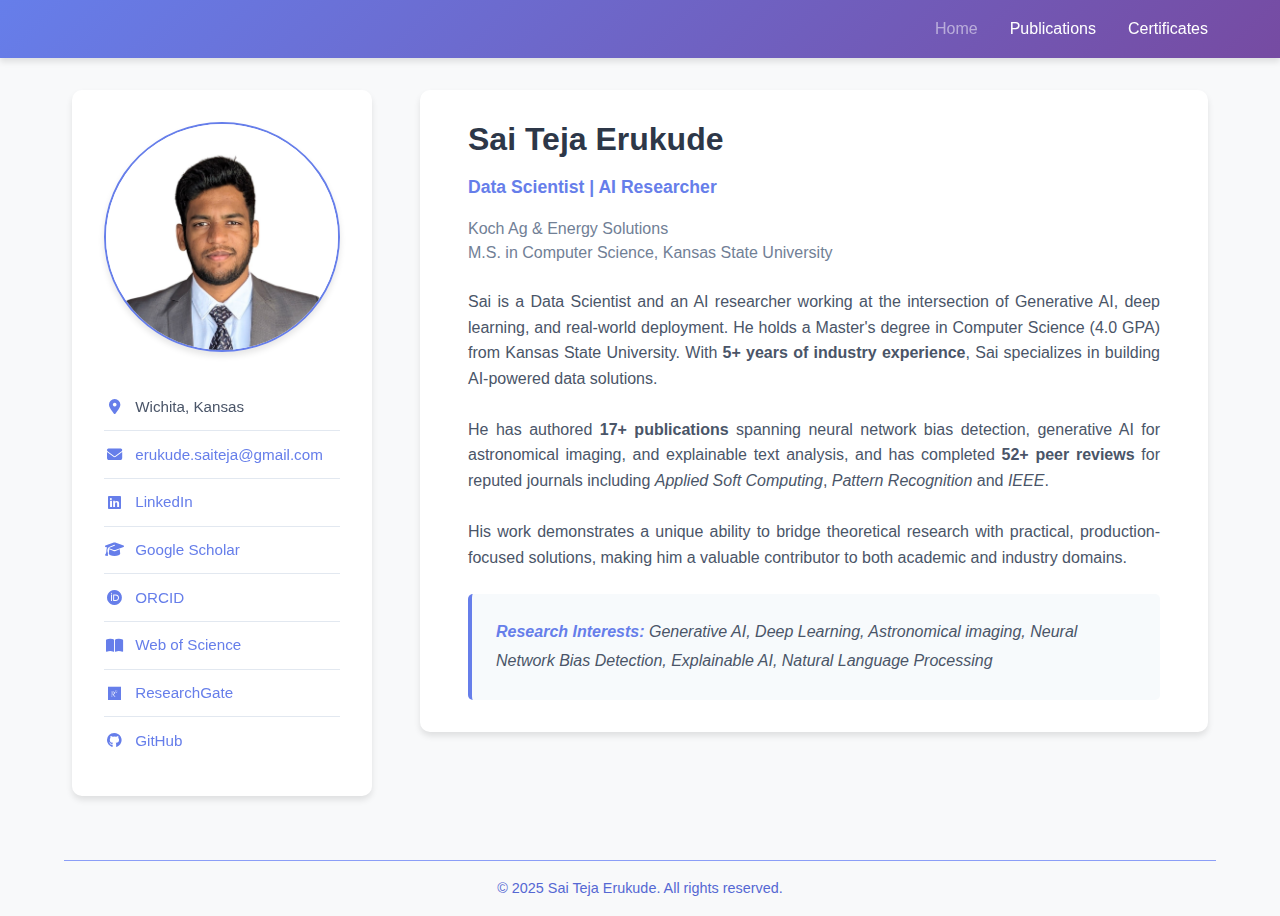
<file: index.html>
<!DOCTYPE html>
<html lang="en">

<head>
    <meta charset="UTF-8">
    <meta name="viewport" content="width=device-width, initial-scale=1.0">
    <title>Sai Teja Erukude - Home</title>
    <link rel="stylesheet" href="https://cdnjs.cloudflare.com/ajax/libs/font-awesome/6.4.0/css/all.min.css">
    <link rel="stylesheet" href="styles.css">
</head>

<body>
    <header>
        <nav>
            <a href="index.html" class="logo"></a>
            <ul class="nav-links">
                <li><a href="index.html" class="active">Home</a></li>
                <li><a href="publications.html">Publications</a></li>
                <li><a href="certificates.html">Certificates</a></li>
            </ul>
        </nav>
    </header>

    <main class="container">
        <div class="hero">
            <div class="profile-sidebar">
                <img src="images/me.jpg" alt="Sai Teja Erukude" class="profile-photo">
                <ul class="profile-details">
                    <li><i class="fas fa-map-marker-alt"></i> Wichita, Kansas</li>
                    <li><i class="fas fa-envelope"></i> <a
                            href="mailto:erukude.saiteja@gmail.com">erukude.saiteja@gmail.com</a></li>
                    <li><i class="fab fa-linkedin"></i> <a href="https://www.linkedin.com/in/sai-teja-erukude/"
                            target="_blank">LinkedIn</a></li>
                    <li><i class="fas fa-graduation-cap"></i> <a
                            href="https://scholar.google.com/citations?user=j9Iggx8AAAAJ&hl=en&oi=ao"
                            target="_blank">Google Scholar</a></li>
                    <li><i class="fab fa-orcid"></i> <a href="https://orcid.org/0009-0003-0375-9813"
                            target="_blank">ORCID</a></li>
                    <li><i class="fa-solid fa-book-open"></i> <a
                            href="https://www.webofscience.com/wos/author/record/LUY-8596-2024" target="_blank">Web of
                            Science</a></li>
                    <li><i class="fab fa-researchgate"></i> <a
                            href="https://www.researchgate.net/profile/Sai-Teja-Erukude"
                            target="_blank">ResearchGate</a></li>
                    <li><i class="fab fa-github"></i> <a href="https://github.com/saiteja-erukude"
                            target="_blank">GitHub</a></li>

                </ul>
            </div>
            <div class="profile-main">
                <h1 class="highlight-name">Sai Teja Erukude</h1>
                <p class="position-title">Data Scientist | AI Researcher</p>
                <p class="institution">
                    Koch Ag & Energy Solutions
                    <br>
                    M.S. in Computer Science, Kansas State University
                </p>
                <p class="bio">
                    Sai is a Data Scientist and an AI researcher working at the
                    intersection of Generative AI, deep learning, and real-world deployment. He holds a
                    Master's degree in Computer Science (4.0 GPA) from Kansas State University. With <b>5+ years of
                        industry experience</b>, Sai specializes in building AI-powered data solutions.
                    <br>
                    <br>

                    He has authored <b>17+ publications</b> spanning neural network bias detection, generative AI for
                    astronomical imaging, and explainable text analysis, and has completed <b>52+ peer reviews</b> for
                    reputed journals including <i>Applied Soft Computing</i>, <i>Pattern Recognition</i> and
                    <i>IEEE</i>.
                    <br>
                    <br>

                    His work demonstrates a unique ability to bridge theoretical research with practical,
                    production-focused solutions, making him a valuable contributor to both academic and industry
                    domains.
                </p>
                <p class="interests">
                    <strong>Research Interests:</strong> Generative AI, Deep Learning, Astronomical imaging, Neural
                    Network Bias Detection, Explainable AI, Natural Language Processing
                </p>
            </div>
        </div>
    </main>

    <footer>
        <p>&copy; 2025 Sai Teja Erukude. All rights reserved.</p>
    </footer>
</body>

</html>
</file>
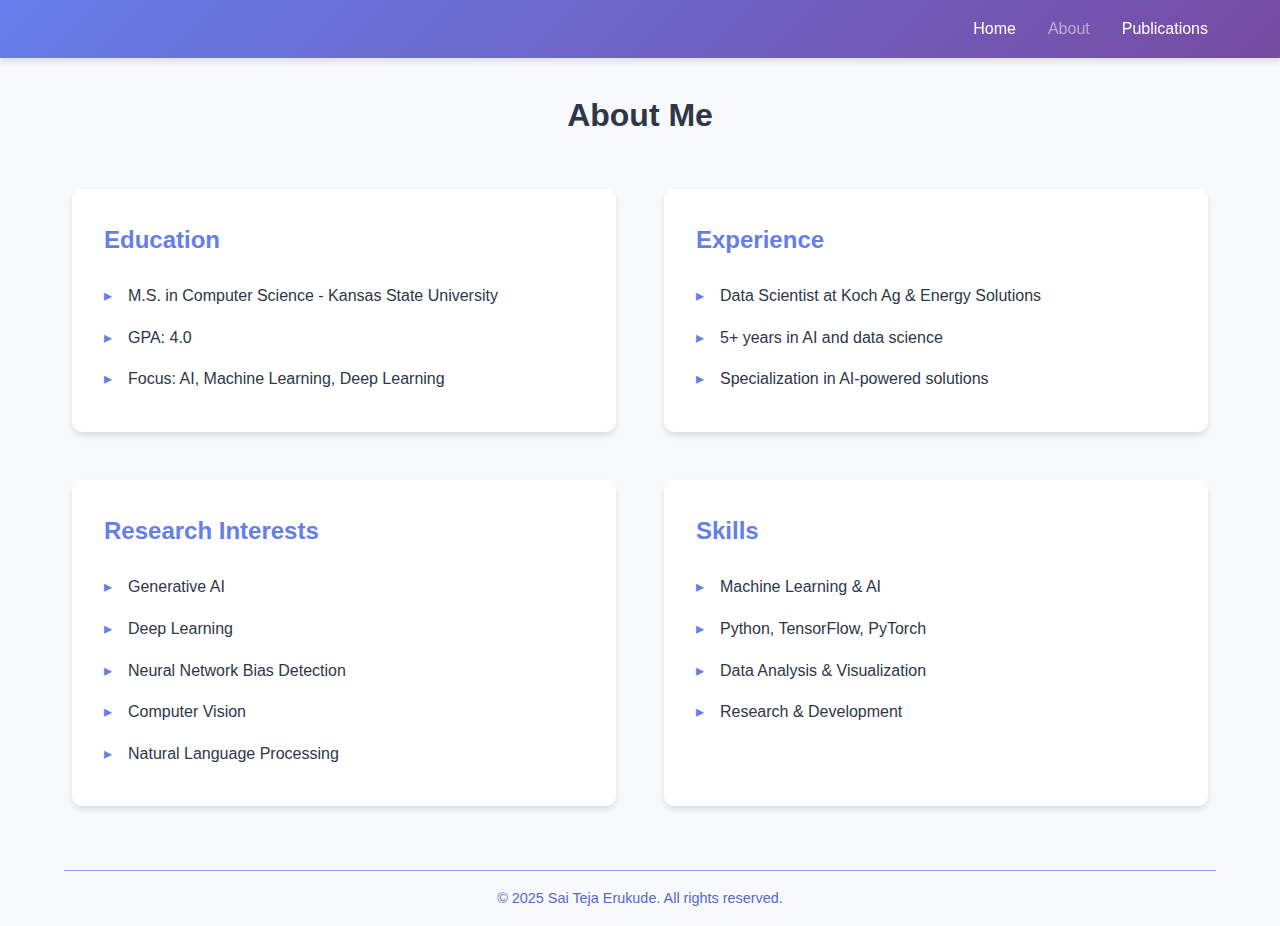
<file: about.html>
<!DOCTYPE html>
<html lang="en">

<head>
    <meta charset="UTF-8">
    <meta name="viewport" content="width=device-width, initial-scale=1.0">
    <title>Sai Teja Erukude - About</title>
    <link rel="stylesheet" href="https://cdnjs.cloudflare.com/ajax/libs/font-awesome/6.4.0/css/all.min.css">
    <link rel="stylesheet" href="styles.css">
</head>

<body>
    <header>
        <nav>
            <a href="index.html" class="logo"></a>
            <ul class="nav-links">
                <li><a href="index.html">Home</a></li>
                <li><a href="about.html" class="active">About</a></li>
                <li><a href="publications.html">Publications</a></li>
            </ul>
        </nav>
    </header>

    <main class="container">
        <h2 class="section-title">About Me</h2>
        <div class="about-grid">
            <div class="about-card">
                <h3>Education</h3>
                <ul>
                    <li>M.S. in Computer Science - Kansas State University</li>
                    <li>GPA: 4.0</li>
                    <li>Focus: AI, Machine Learning, Deep Learning</li>
                </ul>
            </div>
            <div class="about-card">
                <h3>Experience</h3>
                <ul>
                    <li>Data Scientist at Koch Ag & Energy Solutions</li>
                    <li>5+ years in AI and data science</li>
                    <li>Specialization in AI-powered solutions</li>
                </ul>
            </div>
            <div class="about-card">
                <h3>Research Interests</h3>
                <ul>
                    <li>Generative AI</li>
                    <li>Deep Learning</li>
                    <li>Neural Network Bias Detection</li>
                    <li>Computer Vision</li>
                    <li>Natural Language Processing</li>
                </ul>
            </div>
            <div class="about-card">
                <h3>Skills</h3>
                <ul>
                    <li>Machine Learning & AI</li>
                    <li>Python, TensorFlow, PyTorch</li>
                    <li>Data Analysis & Visualization</li>
                    <li>Research & Development</li>
                </ul>
            </div>
        </div>
    </main>

    <footer>
        <p>&copy; 2025 Sai Teja Erukude. All rights reserved.</p>
    </footer>
</body>

</html>
</file>
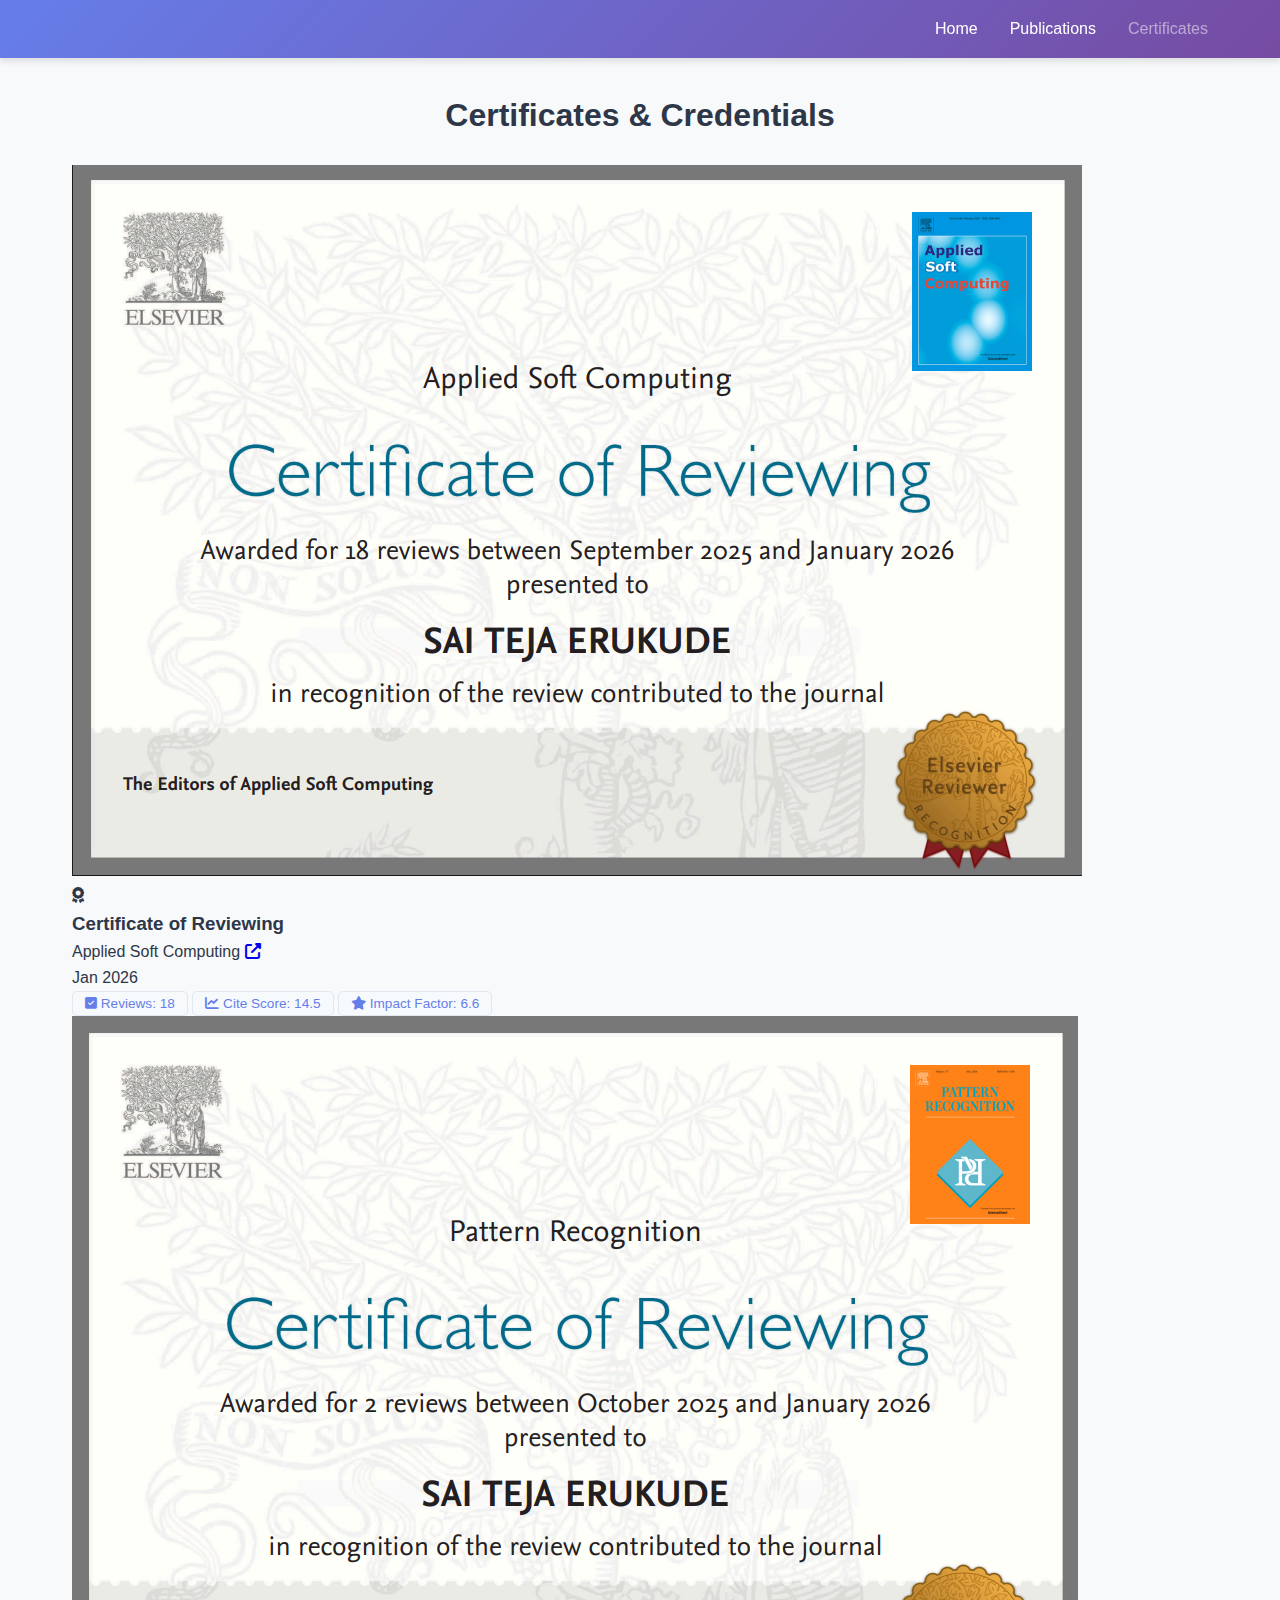
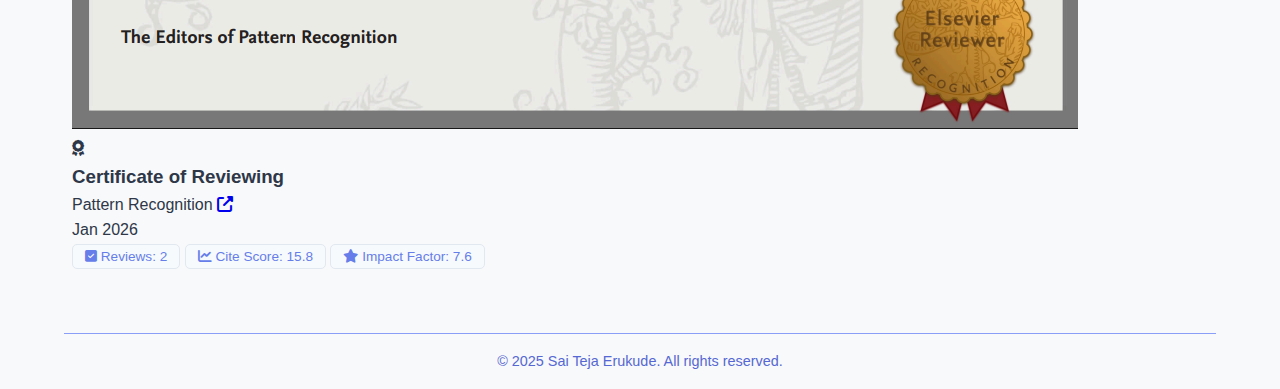
<file: certificates.html>
<!DOCTYPE html>
<html lang="en">

<head>
    <meta charset="UTF-8">
    <meta name="viewport" content="width=device-width, initial-scale=1.0">
    <title>Sai Teja Erukude - Certificates</title>
    <link rel="stylesheet" href="https://cdnjs.cloudflare.com/ajax/libs/font-awesome/6.4.0/css/all.min.css">
    <link rel="stylesheet" href="styles.css">
</head>

<body>
    <header>
        <nav>
            <a href="index.html" class="logo"></a>
            <ul class="nav-links">
                <li><a href="index.html">Home</a></li>
                <li><a href="publications.html">Publications</a></li>
                <li><a href="certificates.html" class="active">Certificates</a></li>
            </ul>
        </nav>
    </header>

    <main class="container">
        <h3 class="section-title">Certificates & Credentials</h3>

        <div class="certificates-grid">


            <div class="certificate-card">
                <img src="images/certificates/ASOC_Reviewer.png" alt="ASOC Reviewer Certificate"
                    class="certificate-image">
                <div class="certificate-content">
                    <div class="certificate-header">
                        <i class="fas fa-award certificate-icon"></i>
                        <div class="certificate-meta">
                            <h3>Certificate of Reviewing</h3>
                            <span class="certificate-issuer">Applied Soft Computing</span>
                            <a href="https://www.sciencedirect.com/journal/applied-soft-computing/" target="_blank"
                                class="certificate-issuer-link">
                                <i class="fas fa-external-link-alt"></i>
                            </a>
                        </div>
                        <span class="issue-year">Jan 2026</span>
                    </div>

                    <div class="certificate-tags">
                        <span class="tag"><i class="fas fa-square-check"></i> Reviews: 18</span>
                        <span class="tag"><i class="fas fa-chart-line"></i> Cite Score: 14.5</span>
                        <span class="tag"><i class="fas fa-star"></i> Impact Factor: 6.6</span>
                    </div>
                </div>
            </div>


            <div class="certificate-card">
                <img src="images/certificates/PR_Reviewer.png" alt="PR Reviewer Certificate" class="certificate-image">
                <div class="certificate-content">
                    <div class="certificate-header">
                        <i class="fas fa-award certificate-icon"></i>
                        <div class="certificate-meta">
                            <h3>Certificate of Reviewing</h3>
                            <span class="certificate-issuer">Pattern Recognition</span>
                            <a href="https://www.sciencedirect.com/journal/pattern-recognition" target="_blank"
                                class="certificate-issuer-link">
                                <i class="fas fa-external-link-alt"></i>
                            </a>
                        </div>
                        <span class="issue-year">Jan 2026</span>
                    </div>
                    <div class="certificate-tags">
                        <span class="tag"><i class="fas fa-square-check"></i> Reviews: 2</span>
                        <span class="tag"><i class="fas fa-chart-line"></i> Cite Score: 15.8</span>
                        <span class="tag"><i class="fas fa-star"></i> Impact Factor: 7.6</span>
                    </div>
                </div>
            </div>


        </div>
    </main>

    <footer>
        <p>&copy; 2025 Sai Teja Erukude. All rights reserved.</p>
    </footer>
</body>

</html>
</file>
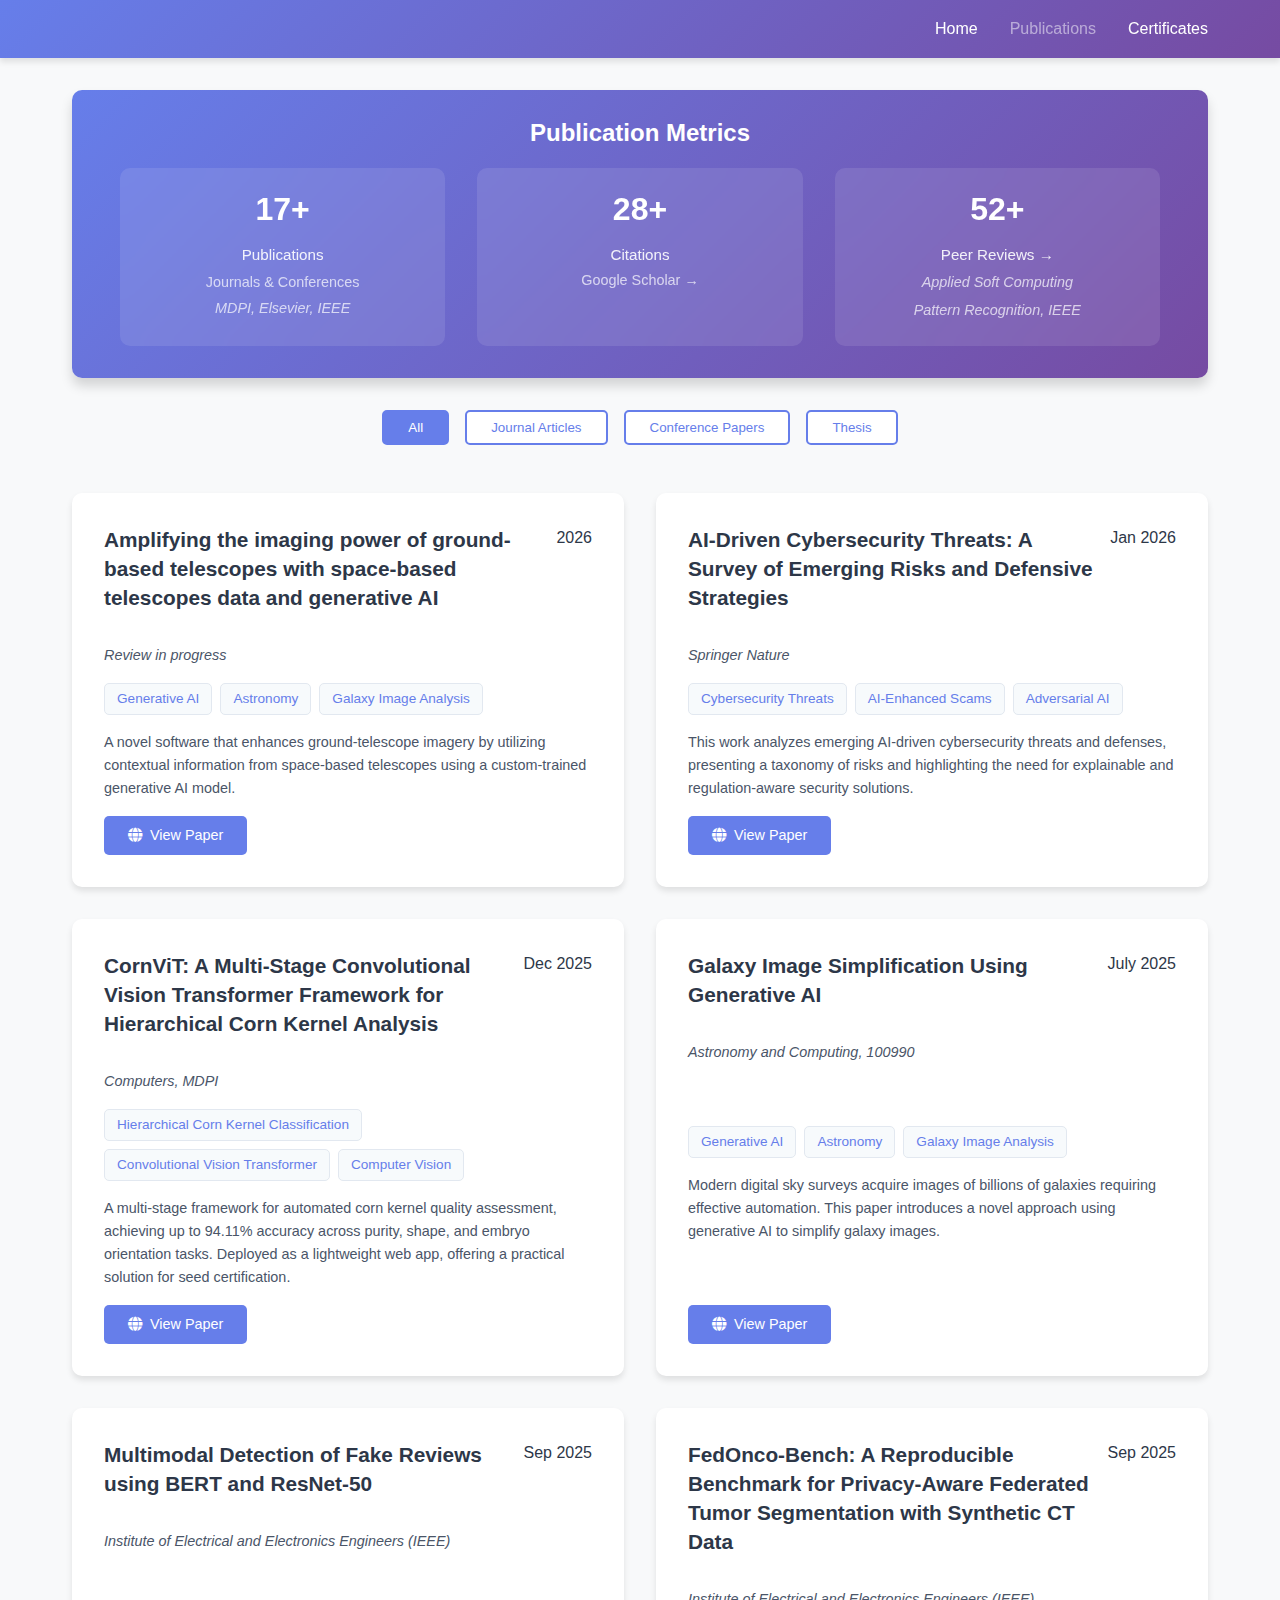
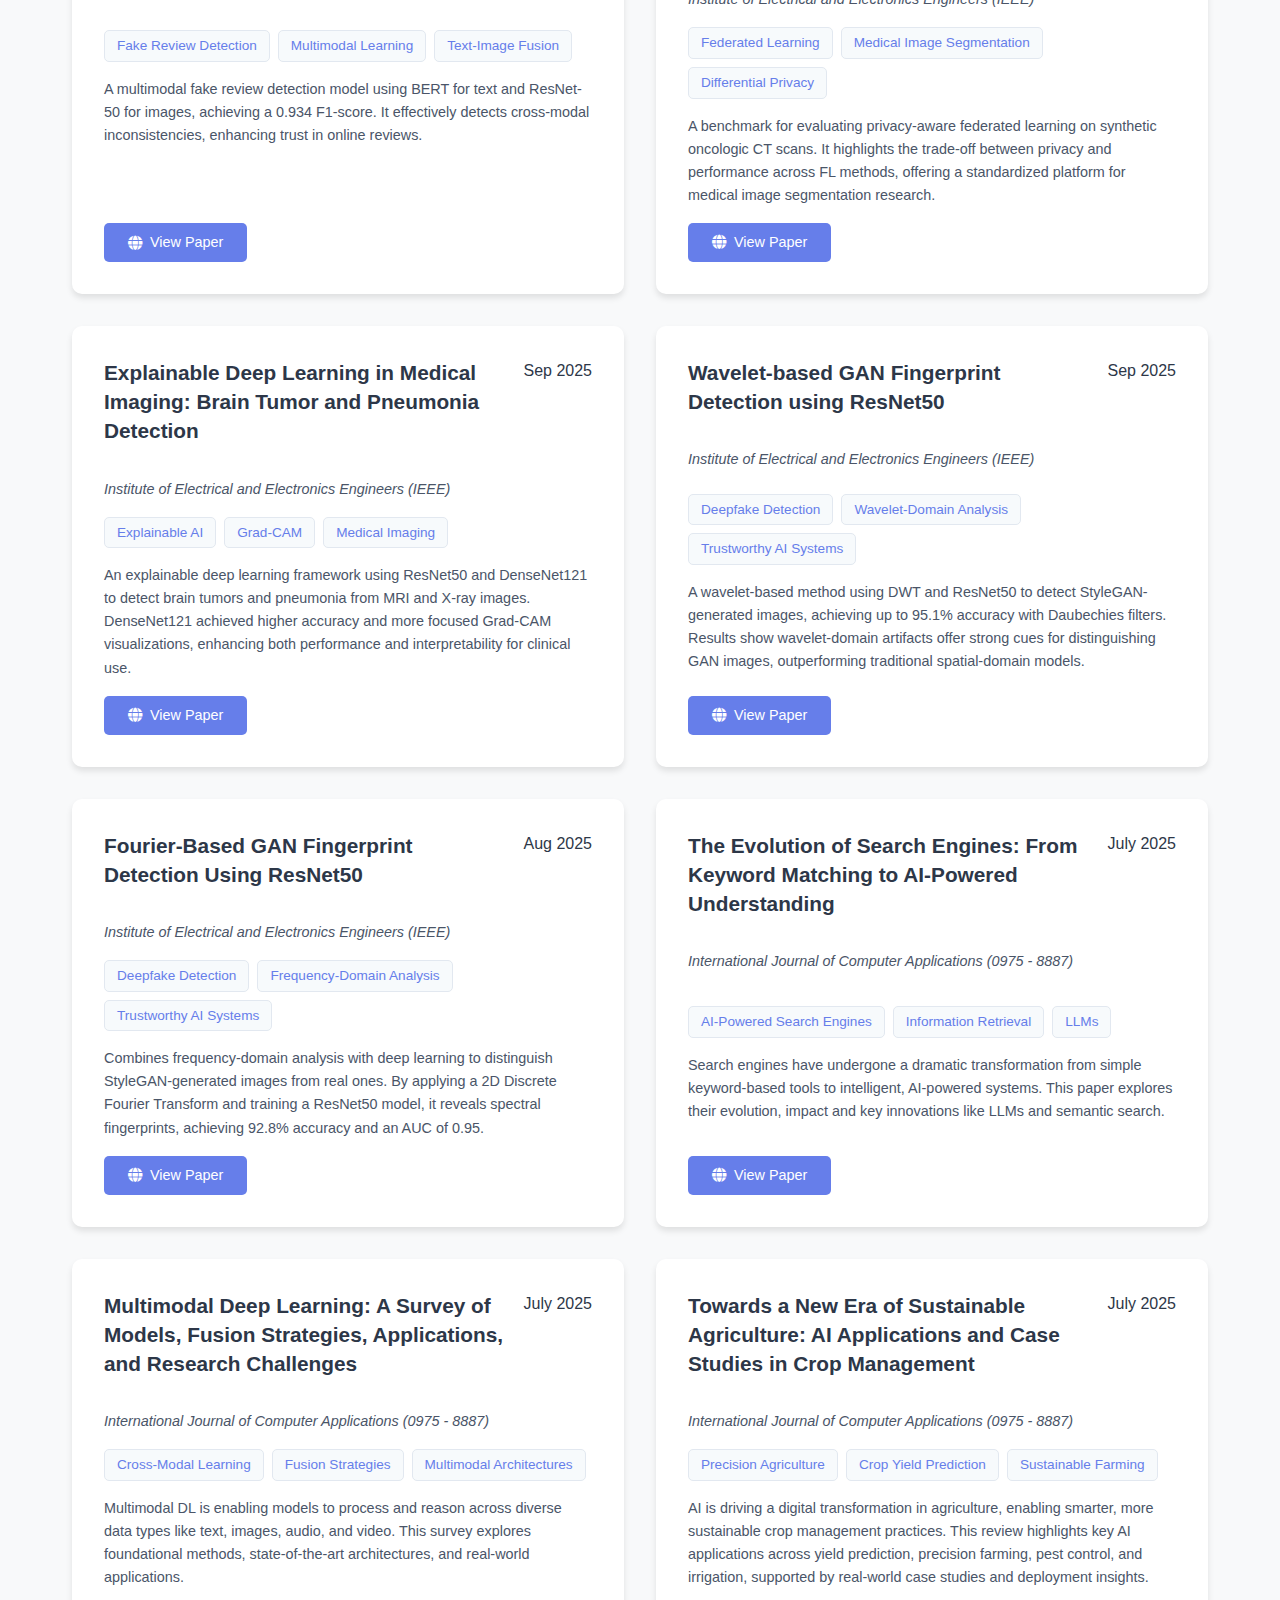
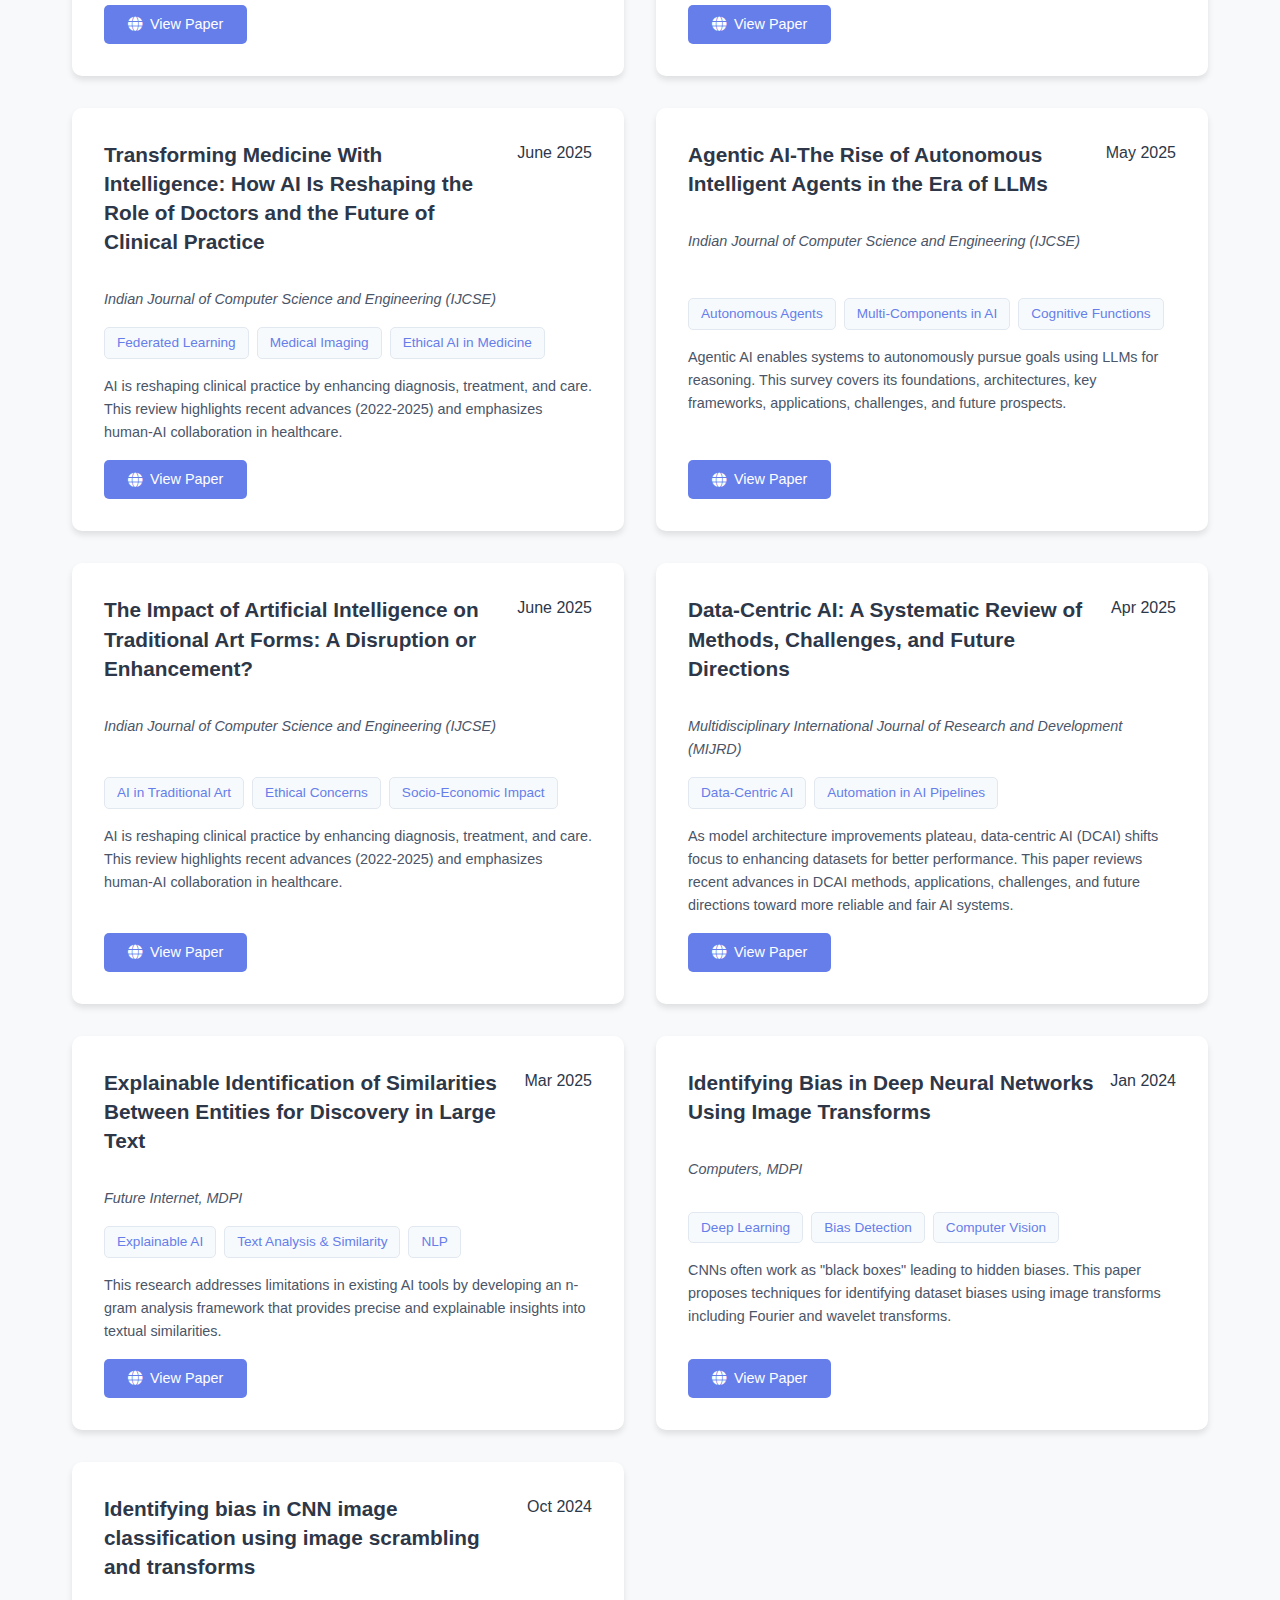
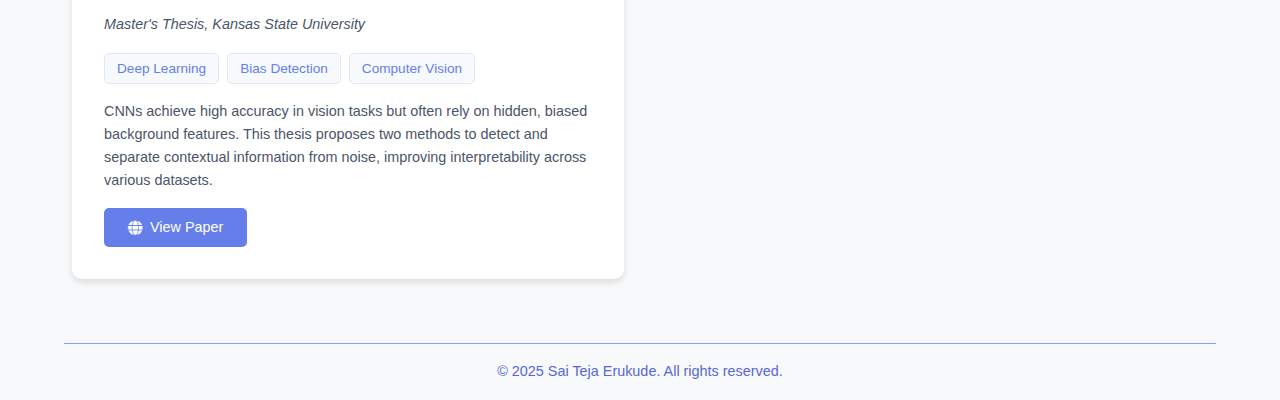
<file: publications.html>
<!DOCTYPE html>
<html lang="en">

<head>
    <meta charset="UTF-8">
    <meta name="viewport" content="width=device-width, initial-scale=1.0">
    <title>Sai Teja Erukude - Publications</title>
    <link rel="stylesheet" href="https://cdnjs.cloudflare.com/ajax/libs/font-awesome/6.4.0/css/all.min.css">
    <link rel="stylesheet" href="styles.css">
</head>

<body>
    <header>
        <nav>
            <a href="index.html" class="logo"></a>
            <ul class="nav-links">
                <li><a href="index.html">Home</a></li>
                <li><a href="publications.html" class="active">Publications</a></li>
                <li><a href="certificates.html">Certificates</a></li>
            </ul>
        </nav>
    </header>

    <main class="container">

        <!-- Quick metrics -->
        <div class="metrics-card">
            <h3>Publication Metrics</h3>
            <div class="metrics-grid">
                <div class="metric-item">
                    <span class="metric-number">17+</span>
                    <p class="metric-label">Publications</p>
                    <p class="metric-sublabel">Journals & Conferences</p>
                    <span class="metric-sublabel"><i>MDPI, Elsevier, IEEE</i></span>
                </div>
                <div class="metric-item">
                    <a href="https://scholar.google.com/citations?hl=en&user=j9Iggx8AAAAJ" target="_blank"
                        style="text-decoration: none; color: inherit;">
                        <span class="metric-number">28+</span>
                        <p class="metric-label">Citations</p>
                        <span class="metric-sublabel">Google Scholar →</span>
                    </a>
                </div>
                <div class="metric-item">
                    <a href="https://www.webofscience.com/wos/author/record/LUY-8596-2024" target="_blank"
                        style="text-decoration: none; color: inherit;">
                        <span class="metric-number">52+</span>
                        <p class="metric-label">Peer Reviews →</p>
                        <p class="metric-sublabel"><i>Applied Soft Computing</i></p>
                        <p class="metric-sublabel"><i>Pattern Recognition, IEEE</i></p>
                    </a>
                </div>
            </div>
        </div>


        <div class="publication-filters">
            <button class="filter-btn active" onclick="filterPublications('all')">All</button>
            <button class="filter-btn" onclick="filterPublications('journal')">Journal Articles</button>
            <button class="filter-btn" onclick="filterPublications('conference')">Conference Papers</button>
            <button class="filter-btn" onclick="filterPublications('thesis')">Thesis</button>
        </div>


        <div class="publications-grid">


            <div class="publication" data-category="journal">
                <div class="publication-header">
                    <div style="flex: 1;">
                        <h3>Amplifying the imaging power of ground-based telescopes with space-based telescopes data and
                            generative AI</h3>
                    </div>
                    <span class="issue-year disabled">2026</span>
                </div>
                <p class="publication-meta">Review in progress</p>
                <div class="publication-tags">
                    <span class="tag">Generative AI</span>
                    <span class="tag">Astronomy</span>
                    <span class="tag">Galaxy Image Analysis</span>
                </div>
                <p>A novel software that enhances ground-telescope imagery by utilizing contextual information from
                    space-based telescopes using a custom-trained generative AI model.</p>
                <div class="publication-footer">
                    <a href="#" target="_blank" class="publication-link disabled">
                        <i class="fas fa-globe"></i> View Paper
                    </a>
                </div>
            </div>


            <div class="publication" data-category="conference">
                <div class="publication-header">
                    <div style="flex: 1;">
                        <h3>AI-Driven Cybersecurity Threats: A Survey of Emerging Risks and Defensive Strategies</h3>
                    </div>
                    <span class="issue-year">Jan 2026</span>
                </div>
                <p class="publication-meta">Springer Nature</p>
                <div class="publication-tags">
                    <span class="tag">Cybersecurity Threats</span>
                    <span class="tag">AI-Enhanced Scams</span>
                    <span class="tag">Adversarial AI</span>
                </div>
                <p>This work analyzes emerging AI-driven cybersecurity threats and defenses, presenting a taxonomy of
                    risks and highlighting the need for explainable and regulation-aware security solutions.</p>
                <div class="publication-footer">
                    <a href="https://doi.org/10.1007/978-3-032-10783-1_14" target="_blank" class="publication-link">
                        <i class="fas fa-globe"></i> View Paper
                    </a>
                </div>
            </div>

            <div class="publication" data-category="journal">
                <div class="publication-header">
                    <div style="flex: 1;">
                        <h3>CornViT: A Multi-Stage Convolutional Vision Transformer
                            Framework for Hierarchical Corn Kernel Analysis</h3>
                    </div>
                    <span class="issue-year">Dec 2025</span>
                </div>
                <p class="publication-meta">Computers, MDPI</p>
                <div class="publication-tags">
                    <span class="tag">Hierarchical Corn Kernel Classification</span>
                    <span class="tag">Convolutional Vision Transformer</span>
                    <span class="tag">Computer Vision</span>
                </div>
                <p>A multi-stage framework for automated corn kernel quality assessment, achieving up to 94.11% accuracy
                    across purity, shape, and embryo orientation tasks. Deployed as a lightweight web app, offering a
                    practical solution for seed certification.</p>
                <div class="publication-footer">
                    <a href="https://doi.org/10.3390/computers15010002" target="_blank" class="publication-link">
                        <i class="fas fa-globe"></i> View Paper
                    </a>
                </div>
            </div>


            <div class="publication" data-category="journal">
                <div class="publication-header">
                    <div style="flex: 1;">
                        <h3>Galaxy Image Simplification Using Generative AI</h3>
                    </div>
                    <span class="issue-year">July 2025</span>
                </div>
                <p class="publication-meta">Astronomy and Computing, 100990</p>
                <div class="publication-tags">
                    <span class="tag">Generative AI</span>
                    <span class="tag">Astronomy</span>
                    <span class="tag">Galaxy Image Analysis</span>
                </div>
                <p>Modern digital sky surveys acquire images of billions of galaxies requiring effective automation.
                    This paper introduces a novel approach using generative AI to simplify galaxy images.</p>
                <div class="publication-footer">
                    <a href="https://www.sciencedirect.com/science/article/pii/S2213133725000630" target="_blank"
                        class="publication-link">
                        <i class="fas fa-globe"></i> View Paper
                    </a>
                </div>
            </div>


            <div class="publication" data-category="conference">
                <div class="publication-header">
                    <div style="flex: 1;">
                        <h3>Multimodal Detection of Fake Reviews using BERT and ResNet-50</h3>
                    </div>
                    <span class="issue-year">Sep 2025</span>
                </div>
                <p class="publication-meta">Institute of Electrical and Electronics Engineers (IEEE)</p>
                <div class="publication-tags">
                    <span class="tag">Fake Review Detection</span>
                    <span class="tag">Multimodal Learning</span>
                    <span class="tag">Text-Image Fusion</span>
                </div>
                <p>A multimodal fake review detection model using BERT for text and ResNet-50 for images, achieving a
                    0.934 F1-score. It effectively detects cross-modal inconsistencies, enhancing trust in online
                    reviews.</p>
                <div class="publication-footer">
                    <a href="https://doi.org/10.1109/ICIMIA67127.2025.11200892" target="_blank"
                        class="publication-link">
                        <i class="fas fa-globe"></i> View Paper
                    </a>
                </div>
            </div>


            <div class="publication" data-category="conference">
                <div class="publication-header">
                    <div style="flex: 1;">
                        <h3>FedOnco-Bench: A Reproducible Benchmark for Privacy-Aware Federated Tumor Segmentation with
                            Synthetic CT Data</h3>
                    </div>
                    <span class="issue-year">Sep 2025</span>
                </div>
                <p class="publication-meta">Institute of Electrical and Electronics Engineers (IEEE)</p>
                <div class="publication-tags">
                    <span class="tag">Federated Learning</span>
                    <span class="tag">Medical Image Segmentation</span>
                    <span class="tag">Differential Privacy</span>
                </div>
                <p>A benchmark for evaluating privacy-aware federated learning on synthetic oncologic CT scans. It
                    highlights the trade-off between privacy and performance across FL methods, offering a standardized
                    platform for medical image segmentation research.</p>
                <div class="publication-footer">
                    <a href="https://doi.org/10.1109/ICIMIA67127.2025.11200661" target="_blank"
                        class="publication-link">
                        <i class="fas fa-globe"></i> View Paper
                    </a>
                </div>
            </div>


            <div class="publication" data-category="conference">
                <div class="publication-header">
                    <div style="flex: 1;">
                        <h3>Explainable Deep Learning in Medical Imaging: Brain Tumor and Pneumonia Detection</h3>
                    </div>
                    <span class="issue-year">Sep 2025</span>
                </div>
                <p class="publication-meta">Institute of Electrical and Electronics Engineers (IEEE)</p>
                <div class="publication-tags">
                    <span class="tag">Explainable AI</span>
                    <span class="tag">Grad-CAM</span>
                    <span class="tag">Medical Imaging</span>
                </div>
                <p>An explainable deep learning framework using ResNet50 and DenseNet121 to detect brain tumors and
                    pneumonia from MRI and X-ray images. DenseNet121 achieved higher accuracy and more focused Grad-CAM
                    visualizations, enhancing both performance and interpretability for clinical use.</p>
                <div class="publication-footer">
                    <a href="https://doi.org/10.1109/ICIMIA67127.2025.11200629" target="_blank"
                        class="publication-link">
                        <i class="fas fa-globe"></i> View Paper
                    </a>
                </div>
            </div>


            <div class="publication" data-category="conference">
                <div class="publication-header">
                    <div style="flex: 1;">
                        <h3>Wavelet-based GAN Fingerprint Detection using ResNet50</h3>
                    </div>
                    <span class="issue-year">Sep 2025</span>
                </div>
                <p class="publication-meta">Institute of Electrical and Electronics Engineers (IEEE)</p>
                <div class="publication-tags">
                    <span class="tag">Deepfake Detection</span>
                    <span class="tag">Wavelet-Domain Analysis</span>
                    <span class="tag">Trustworthy AI Systems</span>
                </div>
                <p>A wavelet-based method using DWT and ResNet50 to detect StyleGAN-generated images, achieving up to
                    95.1% accuracy with Daubechies filters. Results show wavelet-domain artifacts offer strong cues for
                    distinguishing GAN images, outperforming traditional spatial-domain models.</p>
                <div class="publication-footer">
                    <a href="https://doi.org/10.1109/ICIMIA67127.2025.11200674" target="_blank"
                        class="publication-link">
                        <i class="fas fa-globe"></i> View Paper
                    </a>
                </div>
            </div>


            <div class="publication" data-category="conference">
                <div class="publication-header">
                    <div style="flex: 1;">
                        <h3>Fourier-Based GAN Fingerprint Detection Using ResNet50</h3>
                    </div>
                    <span class="issue-year">Aug 2025</span>
                </div>
                <p class="publication-meta">Institute of Electrical and Electronics Engineers (IEEE)</p>
                <div class="publication-tags">
                    <span class="tag">Deepfake Detection</span>
                    <span class="tag">Frequency-Domain Analysis</span>
                    <span class="tag">Trustworthy AI Systems</span>
                </div>
                <p>Combines frequency-domain analysis with deep learning to distinguish StyleGAN-generated images from
                    real ones. By applying a 2D Discrete Fourier Transform and training a ResNet50 model, it reveals
                    spectral fingerprints, achieving 92.8% accuracy and an AUC of 0.95.</p>
                <div class="publication-footer">
                    <a href="https://doi.org/10.1109/ICISC65841.2025.11187724" target="_blank" class="publication-link">
                        <i class="fas fa-globe"></i> View Paper
                    </a>
                </div>
            </div>


            <div class="publication" data-category="journal">
                <div class="publication-header">
                    <div style="flex: 1;">
                        <h3>The Evolution of Search Engines: From Keyword Matching to AI-Powered Understanding</h3>
                    </div>
                    <span class="issue-year">July 2025</span>
                </div>
                <p class="publication-meta">International Journal of Computer Applications (0975 - 8887)</p>
                <div class="publication-tags">
                    <span class="tag">AI-Powered Search Engines</span>
                    <span class="tag">Information Retrieval</span>
                    <span class="tag">LLMs</span>
                </div>
                <p>Search engines have undergone a dramatic transformation from simple keyword-based tools to
                    intelligent, AI-powered systems. This paper explores their evolution, impact and key innovations
                    like LLMs and semantic search.</p>
                <div class="publication-footer">
                    <a href="https://www.ijcaonline.org/archives/volume187/number18/the-evolution-of-search-engines-from-keyword-matching-to-ai-powered-understandin/"
                        target="_blank" class="publication-link">
                        <i class="fas fa-globe"></i> View Paper
                    </a>
                </div>
            </div>


            <div class="publication" data-category="journal">
                <div class="publication-header">
                    <div style="flex: 1;">
                        <h3>Multimodal Deep Learning: A Survey of Models, Fusion Strategies, Applications, and Research
                            Challenges</h3>
                    </div>
                    <span class="issue-year">July 2025</span>
                </div>
                <p class="publication-meta">International Journal of Computer Applications (0975 - 8887)</p>
                <div class="publication-tags">
                    <span class="tag">Cross-Modal Learning</span>
                    <span class="tag">Fusion Strategies</span>
                    <span class="tag">Multimodal Architectures</span>
                </div>
                <p>Multimodal DL is enabling models to process and reason across diverse data types like text, images,
                    audio, and video. This survey explores foundational methods, state-of-the-art
                    architectures, and real-world applications.
                </p>
                <div class="publication-footer">
                    <a href="https://www.ijcaonline.org/archives/volume187/number19/multimodal-deep-learning-a-survey-of-models-fusion-strategies-applications-and-research-challenges/"
                        target="_blank" class="publication-link">
                        <i class="fas fa-globe"></i> View Paper
                    </a>
                </div>
            </div>


            <div class="publication" data-category="journal">
                <div class="publication-header">
                    <div style="flex: 1;">
                        <h3>Towards a New Era of Sustainable Agriculture: AI Applications and Case Studies in Crop
                            Management</h3>
                    </div>
                    <span class="issue-year">July 2025</span>
                </div>
                <p class="publication-meta">International Journal of Computer Applications (0975 - 8887)</p>
                <div class="publication-tags">
                    <span class="tag">Precision Agriculture</span>
                    <span class="tag">Crop Yield Prediction</span>
                    <span class="tag">Sustainable Farming</span>
                </div>
                <p>AI is driving a digital transformation in agriculture, enabling smarter, more sustainable crop
                    management practices. This review highlights key AI applications across yield prediction, precision
                    farming, pest control, and irrigation, supported by real-world case studies and deployment insights.
                </p>
                <div class="publication-footer">
                    <a href="https://www.ijcaonline.org/archives/volume187/number18/towards-a-new-era-of-sustainable-agriculture-ai-applications-and-case-studies-in-crop-management/"
                        target="_blank" class="publication-link">
                        <i class="fas fa-globe"></i> View Paper
                    </a>
                </div>
            </div>


            <div class="publication" data-category="journal">
                <div class="publication-header">
                    <div style="flex: 1;">
                        <h3>Transforming Medicine With Intelligence: How AI Is Reshaping the Role of Doctors and the
                            Future of Clinical Practice</h3>
                    </div>
                    <span class="issue-year">June 2025</span>
                </div>
                <p class="publication-meta">Indian Journal of Computer Science and Engineering (IJCSE)</p>
                <div class="publication-tags">
                    <span class="tag">Federated Learning</span>
                    <span class="tag">Medical Imaging</span>
                    <span class="tag">Ethical AI in Medicine</span>
                </div>
                <p>AI is reshaping clinical practice by enhancing diagnosis, treatment, and care. This review highlights
                    recent advances (2022-2025) and emphasizes human-AI collaboration in healthcare.
                </p>
                <div class="publication-footer">
                    <a href="http://doi.org/10.21817/indjcse/2025/v16i1/251603013" target="_blank"
                        class="publication-link">
                        <i class="fas fa-globe"></i> View Paper
                    </a>
                </div>
            </div>


            <div class="publication" data-category="journal">
                <div class="publication-header">
                    <div style="flex: 1;">
                        <h3>Agentic AI-The Rise of Autonomous Intelligent Agents in the Era of LLMs</h3>
                    </div>
                    <span class="issue-year">May 2025</span>
                </div>
                <p class="publication-meta">Indian Journal of Computer Science and Engineering (IJCSE)</p>
                <div class="publication-tags">
                    <span class="tag">Autonomous Agents</span>
                    <span class="tag">Multi-Components in AI</span>
                    <span class="tag">Cognitive Functions</span>
                </div>
                <p>Agentic AI enables systems to autonomously pursue goals using LLMs for reasoning.
                    This survey covers its foundations, architectures, key frameworks, applications, challenges, and
                    future prospects.
                </p>
                <div class="publication-footer">
                    <a href="http://doi.org/10.21817/indjcse/2025/v16i1/251602024" target="_blank"
                        class="publication-link">
                        <i class="fas fa-globe"></i> View Paper
                    </a>
                </div>
            </div>


            <div class="publication" data-category="journal">
                <div class="publication-header">
                    <div style="flex: 1;">
                        <h3>The Impact of Artificial Intelligence on Traditional Art Forms: A Disruption or Enhancement?
                        </h3>
                    </div>
                    <span class="issue-year">June 2025</span>
                </div>
                <p class="publication-meta">Indian Journal of Computer Science and Engineering (IJCSE)</p>
                <div class="publication-tags">
                    <span class="tag">AI in Traditional Art</span>
                    <span class="tag">Ethical Concerns</span>
                    <span class="tag">Socio-Economic Impact</span>
                </div>
                <p>AI is reshaping clinical practice by enhancing diagnosis, treatment, and care. This review highlights
                    recent advances (2022-2025) and emphasizes human-AI collaboration in healthcare.
                </p>
                <div class="publication-footer">
                    <a href="https://doi.org/10.21817/indjcse/2025/v16i1/251603012" target="_blank"
                        class="publication-link">
                        <i class="fas fa-globe"></i> View Paper
                    </a>
                </div>
            </div>


            <div class="publication" data-category="journal">
                <div class="publication-header">
                    <div style="flex: 1;">
                        <h3>Data-Centric AI: A Systematic Review of Methods, Challenges, and Future Directions
                        </h3>
                    </div>
                    <span class="issue-year">Apr 2025</span>
                </div>
                <p class="publication-meta">Multidisciplinary International Journal of Research and Development (MIJRD)
                </p>
                <div class="publication-tags">
                    <span class="tag">Data-Centric AI</span>
                    <span class="tag">Automation in AI Pipelines</span>
                </div>
                <p>As model architecture improvements plateau, data-centric AI (DCAI) shifts focus to enhancing datasets
                    for better performance. This paper reviews recent advances in DCAI methods, applications,
                    challenges, and future directions toward more reliable and fair AI systems.

                </p>
                <div class="publication-footer">
                    <a href="https://www.mijrd.com/papers/data-centric-ai-systematic-review-methods-challenges-future-directions"
                        target="_blank" class="publication-link">
                        <i class="fas fa-globe"></i> View Paper
                    </a>
                </div>
            </div>


            <div class="publication" data-category="journal">
                <div class="publication-header">
                    <div style="flex: 1;">
                        <h3>Explainable Identification of Similarities Between Entities for Discovery in Large Text</h3>
                    </div>
                    <span class="issue-year">Mar 2025</span>
                </div>
                <p class="publication-meta">Future Internet, MDPI</p>
                <div class="publication-tags">
                    <span class="tag">Explainable AI</span>
                    <span class="tag">Text Analysis & Similarity</span>
                    <span class="tag">NLP</span>
                </div>
                <p>This research addresses limitations in existing AI tools by developing an n-gram analysis framework
                    that provides precise and explainable insights into textual similarities.</p>
                <div class="publication-footer">
                    <a href="https://doi.org/10.3390/fi17040135" target="_blank" class="publication-link">
                        <i class="fas fa-globe"></i> View Paper
                    </a>
                </div>
            </div>


            <div class="publication" data-category="journal">
                <div class="publication-header">
                    <div style="flex: 1;">
                        <h3>Identifying Bias in Deep Neural Networks Using Image Transforms</h3>
                    </div>
                    <span class="issue-year">Jan 2024</span>
                </div>
                <p class="publication-meta">Computers, MDPI</p>
                <div class="publication-tags">
                    <span class="tag">Deep Learning</span>
                    <span class="tag">Bias Detection</span>
                    <span class="tag">Computer Vision</span>
                </div>
                <p>CNNs often work as "black boxes" leading to hidden biases. This paper proposes techniques for
                    identifying dataset biases using image transforms including Fourier and wavelet
                    transforms.</p>
                <div class="publication-footer">
                    <a href="https://doi.org/10.3390/computers13120341" target="_blank" class="publication-link">
                        <i class="fas fa-globe"></i> View Paper
                    </a>
                </div>
            </div>


            <div class="publication" data-category="thesis">
                <div class="publication-header">
                    <div style="flex: 1;">
                        <h3>Identifying bias in CNN image classification using image scrambling and transforms</h3>
                    </div>
                    <span class="issue-year">Oct 2024</span>
                </div>
                <p class="publication-meta">Master's Thesis, Kansas State University</p>
                <div class="publication-tags">
                    <span class="tag">Deep Learning</span>
                    <span class="tag">Bias Detection</span>
                    <span class="tag">Computer Vision</span>
                </div>
                <p>CNNs achieve high accuracy in vision tasks but often rely on hidden, biased background features. This
                    thesis proposes two methods to detect and separate contextual information from noise, improving
                    interpretability across various datasets.</p>
                <div class="publication-footer">
                    <a href="https://doi.org/10.13140/RG.2.2.29582.27209" target="_blank" class="publication-link">
                        <i class="fas fa-globe"></i> View Paper
                    </a>
                </div>
            </div>



        </div>
    </main>

    <footer>
        <p>&copy; 2025 Sai Teja Erukude. All rights reserved.</p>
    </footer>

    <script>
        function filterPublications ( category ) {
            const publications = document.querySelectorAll( '.publication' );
            const buttons = document.querySelectorAll( '.filter-btn' );

            buttons.forEach( btn => btn.classList.remove( 'active' ) );
            event.target.classList.add( 'active' );

            publications.forEach( pub => {
                if ( category === 'all' || pub.dataset.category === category ) {
                    pub.style.display = 'flex';
                } else {
                    pub.style.display = 'none';
                }
            } );
        }
    </script>
</body>

</html>
</file>
<file: styles.css>
:root {
    /* Primary Colors */
    --primary-color: #667eea;
    --primary-dark: #5568d3;
    --primary-light: #8b9ef7;

    /* Secondary Colors */
    --secondary-color: #764ba2;
    --secondary-dark: #5f3c85;
    --secondary-light: #9268b8;

    /* Neutral Colors */
    --text-primary: #2d3748;
    --text-secondary: #4a5568;
    --text-muted: #718096;
    --text-light: #a0aec0;

    /* Background Colors */
    --bg-primary: #ffffff;
    --bg-secondary: #f8f9fa;
    --bg-tertiary: #f7fafc;
    --bg-border: #e2e8f0;

    /* Accent Colors */
    --accent-success: #48bb78;
    --accent-info: #4299e1;
    --accent-warning: #ed8936;
    --accent-error: #f56565;

    /* Shadows */
    --shadow-sm: 0 2px 4px rgba(0, 0, 0, 0.1);
    --shadow-md: 0 4px 6px rgba(0, 0, 0, 0.1);
    --shadow-lg: 0 8px 12px rgba(0, 0, 0, 0.15);
    --shadow-xl: 0 10px 25px rgba(102, 126, 234, 0.3);

    /* Border Radius */
    --radius-sm: 5px;
    --radius-md: 10px;
    --radius-lg: 15px;
    --radius-full: 50%;

    /* Spacing */
    --spacing-xs: 0.5rem;
    --spacing-sm: 1rem;
    --spacing-md: 1.5rem;
    --spacing-lg: 2rem;
    --spacing-xl: 3rem;
    --spacing-2xl: 4rem;

    /* Typography */
    --font-family: 'Segoe UI', Tahoma, Geneva, Verdana, sans-serif;
    --font-size-sm: 0.9rem;
    --font-size-base: 0.95rem;
    --font-size-md: 1.1rem;
    --font-size-lg: 1.3rem;
    --font-size-xl: 1.5rem;
    --font-size-2xl: 2rem;
    --font-size-3xl: 2.5rem;

    /* Transitions */
    --transition-fast: 0.2s ease;
    --transition-base: 0.3s ease;
    --transition-slow: 0.5s ease;
}

* {
    margin: 0;
    padding: 0;
    box-sizing: border-box;
}

body {
    font-family: var(--font-family);
    line-height: 1.6;
    color: var(--text-primary);
    background-color: var(--bg-secondary);
    overflow-x: hidden;
    width: 100%;
    max-width: 100vw;
}

header {
    background: linear-gradient(135deg, var(--primary-color) 0%, var(--secondary-color) 100%);
    color: var(--bg-primary);
    padding: var(--spacing-sm) 0;
    position: sticky;
    top: 0;
    z-index: 1000;
    box-shadow: var(--shadow-md);
}

nav {
    max-width: 1200px;
    margin: 0 auto;
    display: flex;
    justify-content: space-between;
    align-items: center;
    padding: 0 var(--spacing-lg);
}

.logo {
    font-size: var(--font-size-xl);
    font-weight: bold;
    text-decoration: none;
    color: var(--bg-primary);
}

.nav-links {
    display: flex;
    list-style: none;
    gap: var(--spacing-lg);
}

.nav-links a {
    color: var(--bg-primary);
    text-decoration: none;
    font-weight: 500;
    transition: opacity var(--transition-base);
}

.nav-links a:hover,
.nav-links a.active {
    opacity: 0.5;
}

.container {
    max-width: 1200px;
    margin: 0 auto;
    padding: var(--spacing-lg);
}

.hero {
    display: grid;
    grid-template-columns: 300px 1fr;
    gap: var(--spacing-xl);
    align-items: start;
}

.profile-sidebar {
    background: var(--bg-primary);
    padding: var(--spacing-lg);
    border-radius: var(--radius-md);
    box-shadow: var(--shadow-md);
    position: sticky;
    top: 100px;
    text-align: center;
}

.profile-photo {
    width: 100%;
    height: auto;
    border-radius: var(--radius-full);
    margin-bottom: var(--spacing-md);
    box-shadow: var(--shadow-md);
    border: 2px solid var(--primary-color);
}

.profile-details {
    list-style: none;
}

.profile-details li {
    padding: 0.7rem 0;
    color: var(--text-secondary);
    font-size: var(--font-size-base);
    display: flex;
    align-items: center;
    gap: 0.7rem;
    border-bottom: 1px solid var(--bg-border);
}

.profile-details li:last-child {
    border-bottom: none;
}

.profile-details i {
    color: var(--primary-color);
    min-width: 20px;
}

.profile-details a {
    color: var(--primary-color);
    text-decoration: none;
    transition: color var(--transition-base);
}

.profile-details a:hover {
    color: var(--primary-dark);
    text-decoration: underline;
}

.profile-main {
    background: var(--bg-primary);
    padding: var(--spacing-md) var(--spacing-xl) var(--spacing-lg) var(--spacing-xl);
    border-radius: var(--radius-md);
    box-shadow: var(--shadow-md);
}

.highlight-name {
    font-size: var(--font-size-2xl);
    color: var(--text-primary);
    margin-bottom: var(--spacing-xs);
}

.position-title {
    font-size: var(--font-size-md);
    color: var(--primary-color);
    margin-bottom: var(--spacing-sm);
    font-weight: 700;
}

.institution {
    color: var(--text-muted);
    margin-bottom: var(--spacing-md);
    line-height: 1.5;
}

.bio {
    color: var(--text-secondary);
    line-height: 1.6;
    margin-bottom: var(--spacing-md);
    text-align: justify;
}

.interests {
    color: var(--text-secondary);
    line-height: 1.8;
    padding: var(--spacing-md);
    background: var(--bg-tertiary);
    border-left: 4px solid var(--primary-color);
    border-radius: var(--radius-sm);
    font-style: italic;
}

.interests strong {
    color: var(--primary-color);
}

.section-title {
    font-size: var(--font-size-2xl);
    margin-bottom: var(--spacing-md);
    color: var(--text-primary);
    text-align: center;
}

.content-section {
    background: var(--bg-primary);
    padding: var(--spacing-xl);
    border-radius: var(--radius-md);
    box-shadow: var(--shadow-md);
}

.about-grid {
    display: grid;
    grid-template-columns: 1fr 1fr;
    gap: var(--spacing-xl);
    margin-top: var(--spacing-xl);
}

.about-card {
    background: var(--bg-primary);
    padding: var(--spacing-lg);
    border-radius: var(--radius-md);
    box-shadow: var(--shadow-md);
}

.about-card h3 {
    color: var(--primary-color);
    margin-bottom: var(--spacing-sm);
    font-size: var(--font-size-xl);
}

.about-card ul {
    list-style: none;
}

.about-card ul li {
    padding: var(--spacing-xs) 0;
    padding-left: var(--spacing-md);
    position: relative;
}

.about-card ul li:before {
    content: "▸";
    position: absolute;
    left: 0;
    color: var(--primary-color);
}

.publication {
    background: var(--bg-primary);
    padding: var(--spacing-lg);
    margin-bottom: var(--spacing-lg);
    border-radius: var(--radius-md);
    box-shadow: var(--shadow-md);
    transition: transform var(--transition-base), box-shadow var(--transition-base);
}

.publication:hover {
    transform: translateY(-5px);
    box-shadow: var(--shadow-lg);
}

.publication h3 {
    color: var(--text-primary);
    margin-bottom: var(--spacing-sm);
    font-size: var(--font-size-lg);
}

.publication-meta {
    color: var(--text-muted);
    font-size: var(--font-size-sm);
    margin-bottom: var(--spacing-sm);
}

.publication p {
    color: var(--text-secondary);
    margin-bottom: var(--spacing-sm);
    line-height: 1.8;
}

.publication-link {
    display: inline-block;
    background: var(--primary-color);
    color: var(--bg-primary);
    padding: var(--spacing-xs) var(--spacing-md);
    border-radius: var(--radius-sm);
    text-decoration: none;
    transition: background var(--transition-base);
}

.publication-link:hover {
    background: var(--primary-dark);
}

.metrics-card {
    background: linear-gradient(135deg, var(--primary-color) 0%, var(--secondary-color) 100%);
    padding: var(--spacing-md) var(--spacing-xl) var(--spacing-lg) var(--spacing-xl);
    border-radius: var(--radius-md);
    box-shadow: var(--shadow-lg);
    margin-bottom: var(--spacing-lg);
    color: var(--bg-primary);
}

.metrics-card h3 {
    font-size: var(--font-size-xl);
    text-align: center;
}

.metrics-grid {
    display: grid;
    grid-template-columns: repeat(auto-fit, minmax(150px, 1fr));
    gap: var(--spacing-lg);
    margin-top: var(--spacing-sm);
}

.metric-item {
    text-align: center;
    padding: var(--spacing-sm) var(--spacing-md) var(--spacing-md) var(--spacing-md);
    background: rgba(255, 255, 255, 0.1);
    border-radius: var(--radius-md);
    backdrop-filter: blur(10px);
    transition: transform var(--transition-base), background var(--transition-base);
    cursor: default;
}

.metric-item a {
    cursor: pointer;
}

.metric-item:hover {
    transform: translateY(-3px);
    background: rgba(255, 255, 255, 0.15);
}

.metric-number {
    font-size: var(--font-size-2xl);
    font-weight: bold;
    display: block;
    margin-bottom: var(--spacing-xs);
}

.metric-label {
    font-size: var(--font-size-base);
    opacity: 0.9;
}

.metric-sublabel {
    font-size: var(--font-size-sm);
    opacity: 0.7;
    margin-top: 0.25rem;
}

.publication-filters {
    display: flex;
    justify-content: center;
    gap: var(--spacing-sm);
    margin-bottom: var(--spacing-xl);
    flex-wrap: wrap;
}

.filter-btn {
    padding: var(--spacing-xs) var(--spacing-md);
    background: var(--bg-primary);
    border: 2px solid var(--primary-color);
    color: var(--primary-color);
    border-radius: var(--radius-sm);
    cursor: pointer;
    font-weight: 500;
    transition: all var(--transition-base);
}

.filter-btn:hover,
.filter-btn.active {
    background: var(--primary-color);
    color: var(--bg-primary);
}

.publications-grid {
    display: grid;
    grid-template-columns: repeat(auto-fill, minmax(450px, 1fr));
    gap: var(--spacing-lg);
}

.publication {
    background: var(--bg-primary);
    padding: var(--spacing-lg);
    border-radius: var(--radius-md);
    box-shadow: var(--shadow-md);
    transition: transform var(--transition-base), box-shadow var(--transition-base);
    display: flex;
    flex-direction: column;
    height: 100%;
}

.publication:hover {
    transform: translateY(-5px);
    box-shadow: var(--shadow-lg);
}

.publication-header {
    display: flex;
    justify-content: space-between;
    align-items: start;
    gap: var(--spacing-sm);
    margin-bottom: var(--spacing-sm);
}

.publication-year {
    background: var(--primary-color);
    color: var(--bg-primary);
    padding: 0.25rem 0.75rem;
    border-radius: var(--radius-sm);
    font-size: var(--font-size-sm);
    font-weight: bold;
    white-space: nowrap;
    flex-shrink: 0;
}

.publication h3 {
    color: var(--text-primary);
    margin-bottom: var(--spacing-sm);
    font-size: var(--font-size-lg);
    line-height: 1.4;
    word-wrap: break-word;
    overflow-wrap: break-word;
}

.publication-meta {
    color: var(--text-muted);
    font-size: var(--font-size-sm);
    margin-bottom: 0;
    font-style: italic;
}

.publication p {
    color: var(--text-secondary);
    margin-bottom: 0;
    line-height: 1.6;
    font-size: var(--font-size-sm);
    flex-grow: 1;
}

.publication-footer {
    display: flex;
    gap: var(--spacing-sm);
    margin-top: auto;
}

.publication-link {
    display: inline-flex;
    align-items: center;
    gap: 0.5rem;
    background: var(--primary-color);
    color: var(--bg-primary);
    padding: var(--spacing-xs) var(--spacing-md);
    border-radius: var(--radius-sm);
    text-decoration: none;
    font-size: var(--font-size-sm);
    transition: background var(--transition-base);
}

.publication-link:hover {
    background: var(--primary-dark);
}

.publication-link.secondary {
    background: var(--bg-tertiary);
    color: var(--primary-color);
    border: 1px solid var(--primary-color);
}

.publication-link.secondary:hover {
    background: var(--bg-border);
}

.publication-tags {
    display: flex;
    flex-wrap: wrap;
    gap: 0.5rem;
    margin-bottom: var(--spacing-sm);
}

.tag {
    background: var(--bg-tertiary);
    color: var(--primary-color);
    padding: 0.25rem 0.75rem;
    border-radius: var(--radius-sm);
    font-size: 0.85rem;
    border: 1px solid var(--bg-border);
}

footer {
    color: var(--primary-dark);
    text-align: center;
    padding: var(--spacing-sm) 0;
    margin-top: var(--spacing-2xl);
    border-top: 1px solid var(--primary-light);
    width: 90%;
    margin: 2rem auto 0 auto;
    font-size: var(--font-size-sm);
}

@media (max-width: 768px) {
    .container {
        padding: var(--spacing-md);
    }

    .hero {
        grid-template-columns: 1fr;
    }

    .profile-photo {
        width: 70%;
    }

    .profile-sidebar {
        padding: var(--spacing-md) var(--spacing-lg);
        position: relative;
        top: 0;
    }

    .highlight-name {
        font-size: var(--font-size-2xl);
    }

    .profile-main {
        padding: var(--spacing-md) var(--spacing-lg);
    }

    .nav-links {
        gap: var(--spacing-sm);
        font-size: var(--font-size-sm);
    }

    .about-grid {
        grid-template-columns: 1fr;
    }

    .content-section {
        padding: var(--spacing-lg);
    }

    .metrics-card {
        padding: var(--spacing-md);
        margin-bottom: var(--spacing-md);
    }

    .metric-item {
        padding: var(--spacing-sm);
    }

    .publication-filters {
        margin-bottom: var(--spacing-lg);
    }

    .publications-grid {
        grid-template-columns: 1fr;
    }
}
</file>
